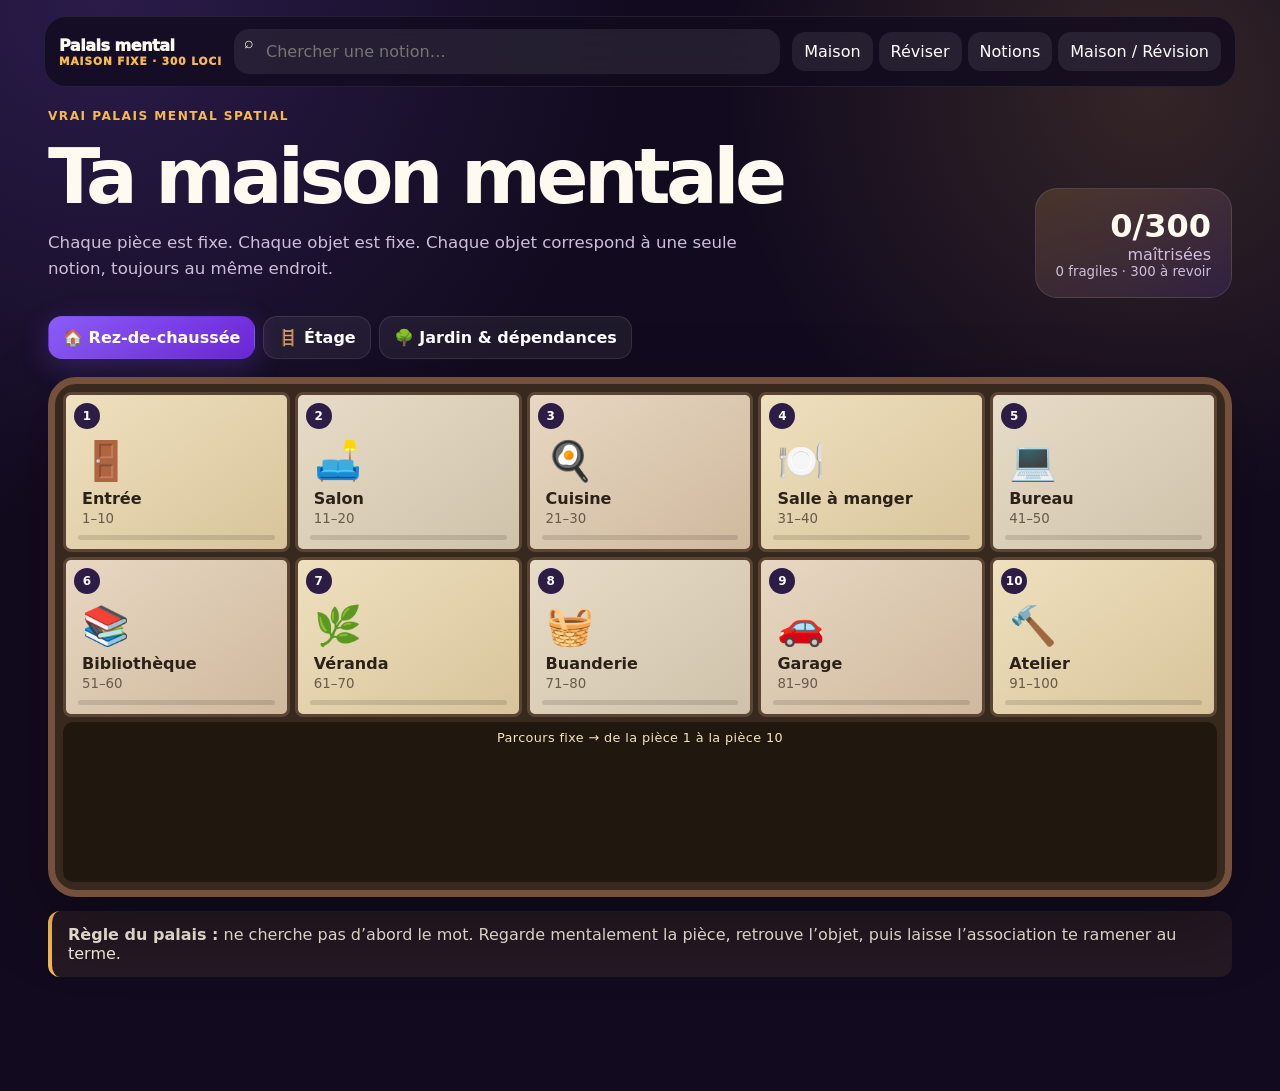
<file: index.html>
<!doctype html>
<html lang="fr">
<head>
  <meta charset="UTF-8" />
  <meta name="viewport" content="width=device-width, initial-scale=1.0, viewport-fit=cover" />
  <meta name="theme-color" content="#20113a" />
  <meta name="description" content="Palais mental spatial interactif pour mémoriser 300 notions de comptabilité et d'analyse financière." />
  <link rel="manifest" href="./manifest.webmanifest?v=3" />
  <link rel="icon" href="./assets/icon.svg?v=3" type="image/svg+xml" />
  <link rel="stylesheet" href="./styles.css?v=3.2" />
  <link rel="stylesheet" href="./house-quiz.css?v=1" />
  <title>Palais mental V3 — Comptabilité</title>
  <script>
    (async()=>{
      try{
        if('serviceWorker' in navigator){
          const regs=await navigator.serviceWorker.getRegistrations();
          await Promise.all(regs.map(r=>r.unregister()));
        }
        if('caches' in window){
          const keys=await caches.keys();
          await Promise.all(keys.map(k=>caches.delete(k)));
        }
      }catch(e){ console.warn('Nettoyage cache V3',e); }
    })();
  </script>
</head>
<body>
  <div id="app"></div>
  <div id="toast" class="toast" aria-live="polite"></div>
  <script type="module" src="./app.js?v=3.2"></script>
  <script type="module" src="./house-quiz.js?v=1"></script>
</body>
</html>
</file>
<file: styles.css>
:root{--bg:#120b1f;--panel:#211632;--panel2:#2b1b42;--text:#fffaf0;--muted:#cdbfdb;--violet:#8b5cf6;--gold:#f6b94f;--green:#4ade80;--orange:#fb923c;--red:#fb7185;--shadow:0 20px 60px rgba(0,0,0,.34);--r:24px}
*{box-sizing:border-box}html{scroll-behavior:smooth}body{margin:0;font-family:Inter,ui-rounded,"SF Pro Rounded",system-ui,-apple-system,sans-serif;background:radial-gradient(circle at 8% 0%,rgba(139,92,246,.2),transparent 33%),radial-gradient(circle at 90% 8%,rgba(246,185,79,.15),transparent 28%),var(--bg);color:var(--text);min-height:100vh}button,input,textarea{font:inherit}button{cursor:pointer}a{color:inherit}.shell{max-width:1220px;margin:auto;padding:16px 18px 100px}
.topbar{position:sticky;top:0;z-index:30;display:flex;align-items:center;gap:12px;padding:12px 14px;margin:0 -4px 22px;background:rgba(18,11,31,.82);backdrop-filter:blur(18px);border:1px solid rgba(255,255,255,.08);border-radius:22px}.brand{font-weight:950;letter-spacing:-.03em;white-space:nowrap}.brand small{display:block;color:var(--gold);font-size:.66rem;letter-spacing:.09em;text-transform:uppercase}.search{flex:1;display:flex;gap:8px;background:rgba(255,255,255,.08);border-radius:15px;padding:4px 10px;min-width:0}.search input{width:100%;background:transparent;border:0;color:white;outline:0;padding:9px 4px}.nav{display:flex;gap:6px}.nav button,.icon-btn{border:0;background:rgba(255,255,255,.08);color:white;padding:10px 12px;border-radius:13px}.nav button:hover{background:rgba(255,255,255,.14)}
.eyebrow{color:var(--gold);font-size:.76rem;font-weight:900;letter-spacing:.12em;text-transform:uppercase}h1{font-size:clamp(2.4rem,6vw,5rem);line-height:.92;letter-spacing:-.06em;margin:.25em 0 .22em}h2{font-size:clamp(1.5rem,3vw,2.4rem);letter-spacing:-.04em;margin:.2em 0 .45em}h3{margin:.25em 0 .5em}.lead{font-size:1.04rem;color:var(--muted);max-width:68ch;line-height:1.55}.muted{color:var(--muted)}.pill{display:inline-flex;align-items:center;gap:6px;padding:6px 9px;border-radius:999px;background:rgba(255,255,255,.08);color:var(--muted);font-size:.82rem}.actions{display:flex;gap:10px;flex-wrap:wrap;margin-top:20px}.primary,.secondary,.status-btn{border:0;border-radius:14px;padding:12px 16px;font-weight:850}.primary{background:linear-gradient(135deg,var(--gold),#f97316);color:#2c1607}.secondary{background:rgba(255,255,255,.1);color:white}.card{background:linear-gradient(145deg,rgba(46,28,76,.93),rgba(27,16,49,.93));border:1px solid rgba(255,255,255,.1);border-radius:var(--r);box-shadow:var(--shadow);padding:18px}
.house-hero{display:grid;grid-template-columns:1fr auto;gap:24px;align-items:end;margin:8px 0 18px}.mini-stats{min-width:190px;padding:18px 20px;border-radius:22px;background:linear-gradient(145deg,rgba(246,185,79,.16),rgba(139,92,246,.14));border:1px solid rgba(255,255,255,.1);text-align:right}.mini-stats b{display:block;font-size:2rem}.mini-stats span,.mini-stats small{display:block;color:var(--muted)}
.floor-tabs{display:flex;gap:8px;flex-wrap:wrap;margin:12px 0 18px}.floor-tabs button{border:1px solid rgba(255,255,255,.1);background:rgba(255,255,255,.06);color:white;padding:11px 14px;border-radius:14px;font-weight:800}.floor-tabs button.active{background:linear-gradient(135deg,var(--violet),#6d28d9);border-color:transparent;box-shadow:0 8px 28px rgba(139,92,246,.25)}
.house-plan{position:relative;display:grid;grid-template-columns:repeat(5,1fr);grid-auto-rows:minmax(150px,1fr);gap:5px;padding:8px;border:7px solid #75503b;border-radius:28px;background:#38291f;box-shadow:0 24px 70px rgba(0,0,0,.35);overflow:hidden}.plan-room{position:relative;min-height:160px;border:3px solid #5c4434;border-radius:8px;background:linear-gradient(145deg,#efe0be,#d7c49b);color:#2b2118;text-align:left;padding:16px;overflow:hidden;transition:.18s}.plan-room:nth-child(3n+2){background:linear-gradient(145deg,#e7dcc8,#cfc2aa)}.plan-room:nth-child(3n){background:linear-gradient(145deg,#e8d7c2,#cfb99e)}.plan-room:hover{transform:translateY(-2px);box-shadow:inset 0 0 0 3px rgba(246,185,79,.45),0 9px 25px rgba(0,0,0,.18);z-index:2}.room-order{position:absolute;top:8px;left:8px;width:26px;height:26px;border-radius:50%;display:grid;place-items:center;background:#2d1c46;color:white;font-weight:900;font-size:.75rem}.room-icon{display:block;font-size:2.4rem;margin:22px 0 5px}.plan-room b{display:block;font-size:1rem}.plan-room small{color:#685b4b}.room-progress{position:absolute;left:12px;right:12px;bottom:9px;height:5px;background:rgba(0,0,0,.12);border-radius:999px;overflow:hidden}.room-progress i{display:block;height:100%;background:#2e8b57}.plan-path{grid-column:1/-1;padding:8px 12px;border-radius:10px;background:#20180f;color:#f6e5b9;text-align:center;font-size:.8rem;letter-spacing:.03em}.memory-rule{margin:14px 0;padding:14px 16px;border-left:4px solid var(--gold);background:rgba(246,185,79,.08);border-radius:12px;color:#f6eddf}
.breadcrumbs{display:flex;gap:7px;flex-wrap:wrap;margin-bottom:14px}.breadcrumbs button{border:0;background:rgba(255,255,255,.07);color:var(--muted);padding:7px 10px;border-radius:10px}.section-title{display:flex;align-items:end;justify-content:space-between;gap:14px;margin:22px 0 12px}
.room-scene{position:relative;height:min(70vh,650px);min-height:520px;border:10px solid #6e4d36;border-radius:28px;overflow:hidden;background:linear-gradient(180deg,#d8cdb5 0 35%,#b78d62 35% 100%);box-shadow:var(--shadow)}.room-scene:before{content:"";position:absolute;left:0;right:0;top:34.5%;height:6px;background:#8a674a}.theme-1{background:linear-gradient(180deg,#d6e1e8 0 35%,#b98559 35% 100%)}.theme-2{background:linear-gradient(180deg,#e5d6d0 0 35%,#aa7d55 35% 100%)}.theme-3{background:linear-gradient(180deg,#e3e2ca 0 35%,#b68d63 35% 100%)}.theme-4{background:linear-gradient(180deg,#d7dfc8 0 35%,#a87f5d 35% 100%)}.theme-5{background:linear-gradient(180deg,#dfd4e7 0 35%,#b07d5b 35% 100%)}.theme-0{background:linear-gradient(180deg,#d9e5d8 0 35%,#ad845f 35% 100%)}.wall{position:absolute;background:#6e4d36;z-index:1}.wall-top{top:0;left:0;right:0;height:7px}.wall-bottom{bottom:0;left:0;right:0;height:7px}.wall-left{top:0;bottom:0;left:0;width:7px}.wall-right{top:0;bottom:0;right:0;width:7px}.room-name-plate{position:absolute;top:15px;left:50%;transform:translateX(-50%);padding:8px 13px;border-radius:10px;background:rgba(46,31,21,.78);color:#fff3d7;font-weight:900;letter-spacing:.03em;z-index:3}.furniture{position:absolute;transform:translate(-50%,-50%);width:110px;min-height:95px;border:0;background:transparent;color:#2a2018;z-index:4;padding:4px;text-align:center}.furniture-icon{display:block;font-size:3.1rem;filter:drop-shadow(0 8px 6px rgba(0,0,0,.2));transition:.18s}.furniture-label{display:inline-block;background:rgba(255,250,235,.92);padding:3px 7px;border-radius:8px;font-size:.72rem;font-weight:850;box-shadow:0 4px 10px rgba(0,0,0,.12)}.notion-pin{position:absolute;right:8px;top:1px;width:25px;height:25px;border-radius:50%;display:grid;place-items:center;background:#303030;color:white;font-size:.68rem;font-weight:900;box-shadow:0 0 0 3px rgba(255,255,255,.7)}.furniture:hover .furniture-icon,.furniture.highlight .furniture-icon{transform:scale(1.18) rotate(-3deg)}.furniture.highlight{animation:focusPulse 1.1s infinite}@keyframes focusPulse{50%{filter:drop-shadow(0 0 15px #ffd166)}}.furniture.mastered .notion-pin{background:#18794e}.furniture.fragile .notion-pin{background:#c56a19}.furniture.learning .notion-pin{background:#a1264a}.walk-arrow{position:absolute;color:rgba(70,47,30,.34);font-size:2rem;z-index:2;transform:rotate(10deg)}.a1{left:25%;top:25%}.a2{left:53%;top:52%;transform:rotate(-18deg)}.a3{left:78%;top:73%;transform:rotate(18deg)}.room-legend{display:flex;gap:12px;flex-wrap:wrap;color:var(--muted);font-size:.82rem;margin:10px 2px}
.practice{max-width:780px;margin:auto}.question-card{text-align:center;padding:30px}.location-card{display:inline-flex;gap:12px;align-items:center;text-align:left;padding:10px 14px;border-radius:16px;background:rgba(255,255,255,.07)}.location-card>span{font-size:2rem}.location-card b,.location-card small{display:block}.location-card small{color:var(--muted)}.review-object{font-size:7rem;margin:18px 0;animation:float 2.8s ease-in-out infinite}@keyframes float{50%{transform:translateY(-8px) rotate(2deg)}}.mnemonic-stage{margin:18px 0;padding:22px;border-radius:24px;background:radial-gradient(circle at 50% 20%,rgba(246,185,79,.18),transparent 50%),rgba(255,255,255,.055);text-align:center}.mnemonic-stage .visual{font-size:5.5rem;display:block;animation:pulse 2s ease-in-out infinite}@keyframes pulse{50%{transform:scale(1.12);filter:drop-shadow(0 0 18px rgba(246,185,79,.55))}}.definition{font-size:1.03rem;line-height:1.55;background:rgba(0,0,0,.18);padding:16px;border-radius:16px}.reveal{margin-top:18px}.hidden{display:none!important}.status-row{display:grid;grid-template-columns:repeat(3,1fr);gap:8px;margin-top:16px}.status-btn{color:white}.red{background:#7f1d3d}.orange{background:#8a3d15}.green{background:#166534}textarea.note,textarea.answer{width:100%;min-height:120px;resize:vertical;background:rgba(255,255,255,.07);border:1px solid rgba(255,255,255,.1);border-radius:15px;padding:13px;color:white;outline:0}
.modal-backdrop{position:fixed;inset:0;background:rgba(3,2,8,.72);backdrop-filter:blur(10px);z-index:50;display:grid;place-items:end center;padding:18px}.modal{width:min(780px,100%);max-height:92vh;overflow:auto;background:#21143a;border:1px solid rgba(255,255,255,.14);border-radius:30px;padding:22px;box-shadow:0 30px 100px #000}.modal-head{display:flex;justify-content:space-between;gap:12px}.location{color:#dccfff}.locus-reminder{display:flex;align-items:center;gap:14px;margin:16px 0;padding:12px 14px;background:rgba(255,255,255,.06);border-radius:16px}.locus-reminder>span{font-size:2.8rem}.locus-reminder small,.locus-reminder b{display:block}.locus-reminder small{color:var(--gold);font-weight:900;letter-spacing:.08em}.course-tag{font-size:.8rem;color:var(--muted);margin:8px 0 18px}
.notion-list{display:grid;gap:7px}.notion-list button{display:grid;grid-template-columns:42px 1fr auto;gap:12px;align-items:center;width:100%;border:1px solid rgba(255,255,255,.08);background:rgba(255,255,255,.045);color:white;padding:12px;border-radius:14px;text-align:left}.notion-list button:hover{background:rgba(255,255,255,.08)}.notion-list .num{width:34px;height:34px;border-radius:50%;display:grid;place-items:center;background:#34214f;color:var(--gold);font-weight:900}.notion-list small{display:block;color:var(--muted);margin-top:3px}
.search-results{position:absolute;z-index:35;top:62px;left:160px;right:135px;max-height:60vh;overflow:auto;background:#24163f;border:1px solid rgba(255,255,255,.12);border-radius:18px;box-shadow:var(--shadow)}.search-result{display:block;width:100%;text-align:left;border:0;background:transparent;color:white;padding:12px 14px;border-bottom:1px solid rgba(255,255,255,.06)}.search-result:hover{background:rgba(255,255,255,.06)}.search-result small{display:block;color:var(--muted);margin-top:3px}
@media(max-width:900px){.house-plan{grid-template-columns:repeat(2,1fr)}.house-hero{grid-template-columns:1fr}.mini-stats{text-align:left;width:100%}.room-scene{height:620px}.furniture{width:94px}.furniture-icon{font-size:2.7rem}}
@media(max-width:650px){.shell{padding:10px 10px 90px}.topbar{align-items:stretch;flex-wrap:wrap}.brand{width:100%}.nav{width:100%;overflow:auto}.nav button{flex:1;white-space:nowrap}.search{order:3;width:100%;flex-basis:100%}.search-results{top:118px;left:10px;right:10px}.house-plan{grid-template-columns:1fr 1fr;padding:5px;border-width:5px}.plan-room{min-height:130px;padding:12px}.room-icon{font-size:2rem}.section-title{align-items:flex-start;flex-direction:column}.room-scene{min-height:690px;height:690px;border-width:6px}.furniture{width:82px}.furniture-icon{font-size:2.35rem}.furniture-label{font-size:.62rem;padding:2px 5px}.notion-pin{width:21px;height:21px;font-size:.58rem;right:2px}.status-row{grid-template-columns:1fr}.modal-backdrop{padding:7px}.modal{border-radius:24px}.review-object{font-size:5.5rem}.floor-tabs{display:grid;grid-template-columns:1fr}.plan-path{font-size:.68rem}}
</file>
<file: house-quiz.css>
.pm-quiz-backdrop{position:fixed;inset:0;z-index:200;background:rgba(3,2,8,.82);backdrop-filter:blur(10px);display:grid;place-items:end center;padding:14px}.pm-quiz-modal{width:min(760px,100%);max-height:94vh;overflow:auto;background:#21143a;border:1px solid rgba(255,255,255,.14);border-radius:28px;padding:20px;box-shadow:0 30px 100px #000}.pm-quiz-head{display:flex;justify-content:space-between;gap:12px}.pm-quiz-head h2{margin:.45rem 0 .2rem}.pm-quiz-head p{color:#c9bdd9;margin:.2rem 0 1rem}.pm-quiz-form{display:grid;gap:14px}.pm-quiz-form label{display:grid;gap:7px;font-weight:800}.pm-term-input,.pm-definition-input{width:100%;border:1px solid rgba(255,255,255,.13);border-radius:15px;background:rgba(255,255,255,.075);color:#fff9ed;padding:13px 14px;outline:none;font:inherit}.pm-term-input:focus,.pm-definition-input:focus{border-color:#f6b94f;box-shadow:0 0 0 3px rgba(246,185,79,.13)}.pm-definition-input{min-height:135px;resize:vertical}.pm-feedback{display:grid;gap:6px;padding:0;border-radius:16px;line-height:1.4}.pm-feedback.success,.pm-feedback.retry{padding:14px 16px}.pm-feedback.success{background:rgba(22,101,52,.35);border:1px solid rgba(74,222,128,.45)}.pm-feedback.retry{background:rgba(138,61,21,.28);border:1px solid rgba(251,146,60,.4)}.pm-feedback b{font-size:1.05rem}.pm-feedback span,.pm-feedback small{display:block}.pm-correction{margin-top:4px;padding:18px;border-radius:18px;background:rgba(0,0,0,.2);border:1px solid rgba(255,255,255,.09)}.pm-correction-title{color:#f6b94f;font-size:.78rem;font-weight:900;letter-spacing:.1em;text-transform:uppercase}.pm-correction h2{margin:.8rem 0}.pm-ref-definition{line-height:1.55}.pm-original-mnemonic{margin:14px 0}.pm-just-validated{animation:pmValidated .7s ease both}.pm-just-validated:after{content:'✓';position:absolute;right:-7px;bottom:-7px;width:28px;height:28px;display:grid;place-items:center;border-radius:50%;background:#22c55e;color:white;font-weight:950;border:3px solid #21143a}@keyframes pmValidated{0%{transform:scale(.9)}55%{transform:scale(1.14)}100%{transform:scale(1)}}.nav [data-pm-house-quiz].pm-active,body.pm-quiz-mode .nav [data-pm-house-quiz]{background:linear-gradient(135deg,#7c3aed,#d97706);color:white;border-color:rgba(255,255,255,.22);box-shadow:0 8px 24px rgba(124,58,237,.28)}.pm-tab-short{display:none}@media(max-width:720px){.nav [data-pm-house-quiz]{padding-left:10px;padding-right:10px}.pm-tab-full{display:none}.pm-tab-short{display:inline}}@media(max-width:600px){.pm-quiz-backdrop{padding:6px}.pm-quiz-modal{border-radius:22px;padding:16px}.pm-definition-input{min-height:120px}}
</file>
